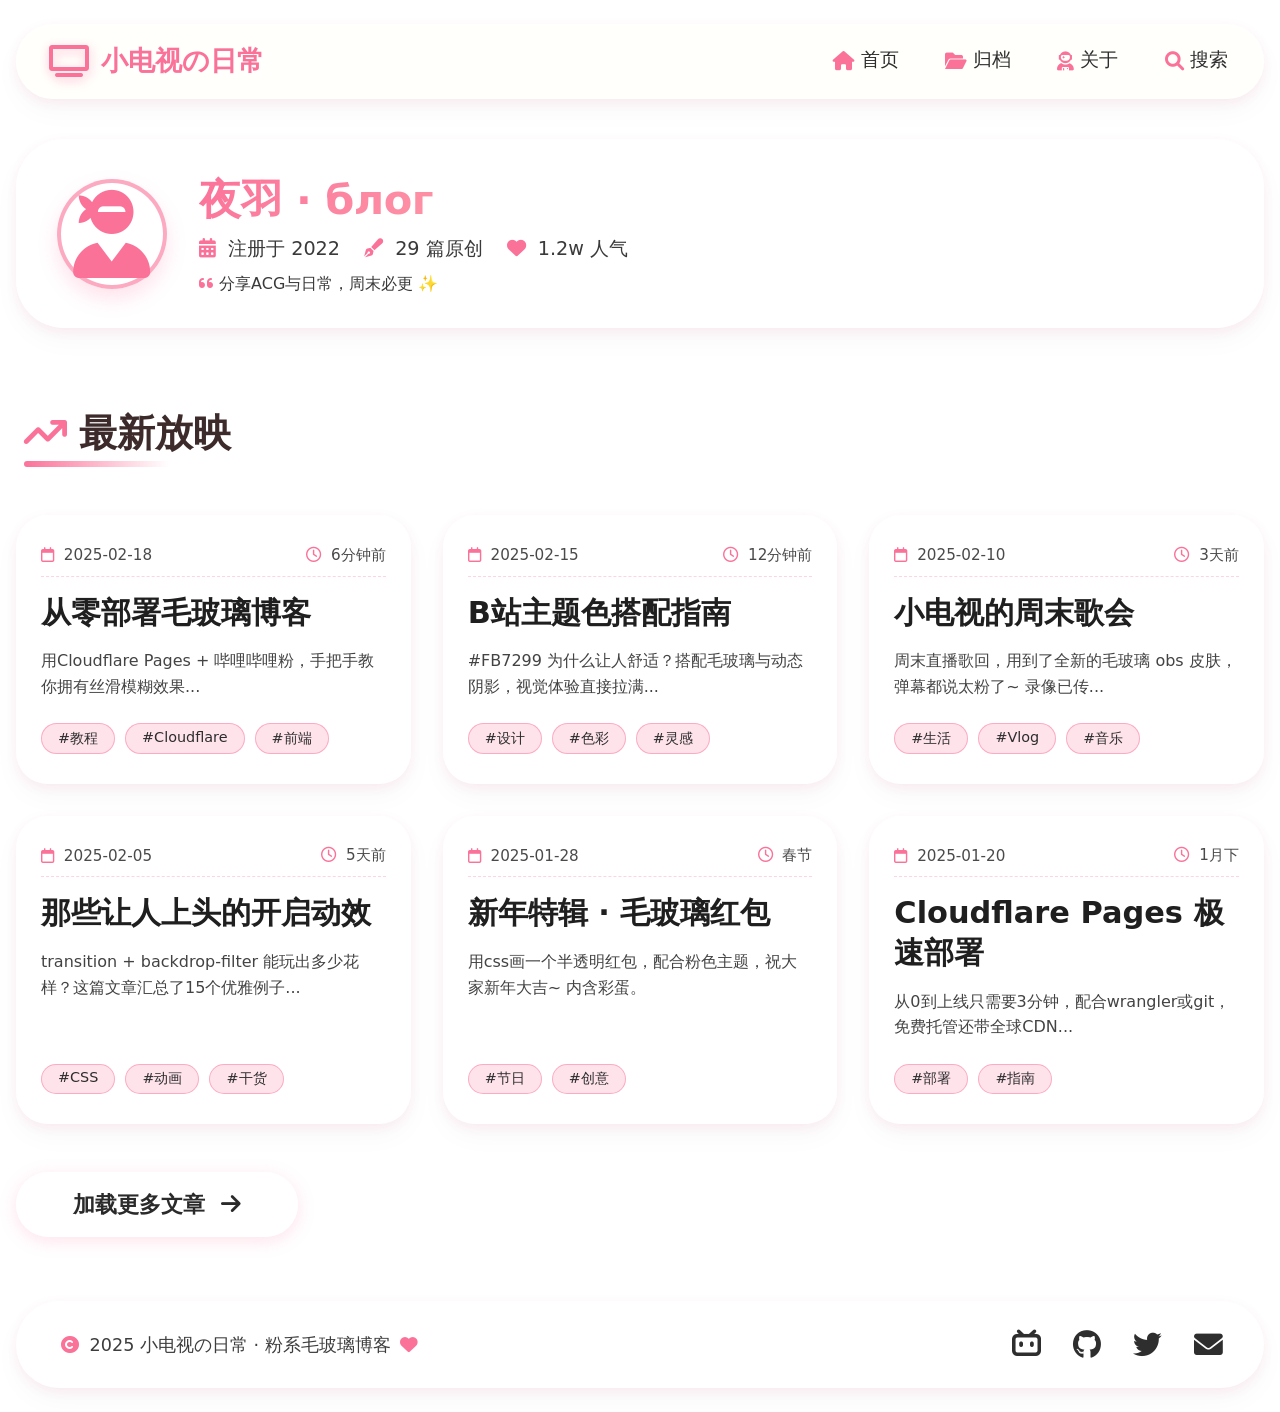
<file: blog.html>
<!DOCTYPE html>
<html lang="en">
<head>
  <meta charset="UTF-8">
  <meta name="viewport" content="width=device-width, initial-scale=1.0">
  <title>🌼 小电视の日常 · 哔哩哔哩风格博客</title>
  <!-- Font Awesome 6 (Cloudflare CDN, 保证快速) -->
  <link rel="stylesheet" href="https://cdnjs.cloudflare.com/ajax/libs/font-awesome/6.0.0-beta3/css/all.min.css">
  <style>
    /* 全局 reset 与 哔哩哔哩主色调 #FB7299 (粉) */
    * {
      margin: 0;
      padding: 0;
      box-sizing: border-box;
      font-family: 'Segoe UI', Roboto, 'Helvetica Neue', system-ui, sans-serif;
    }

    body {
      min-height: 100vh;
      background: linear-gradient(145deg, #ffe9f0 0%, #ffd9e5 100%);
      /* 增加微妙的噪点纹理，让毛玻璃背后更有细节 */
      background-image: radial-gradient(rgba(255, 255, 255, 0.3) 1px, transparent 1px);
      background-size: 30px 30px;
      display: flex;
      flex-direction: column;
      align-items: center;
      padding: 1.5rem 1rem;
      animation: bgGlow 8s infinite alternate ease-in-out;
    }

    @keyframes bgGlow {
      0% { filter: brightness(1); }
      100% { filter: brightness(1.02); }
    }

    /* 主容器 — 限制最大宽度，保留呼吸空间 */
    .blog-container {
      max-width: 1300px;
      width: 100%;
    }

    /* ---------- 毛玻璃基类 (动效+模糊) ---------- */
    .glass {
      background: rgba(255, 255, 255, 0.25);
      backdrop-filter: blur(12px) saturate(180%);
      -webkit-backdrop-filter: blur(12px) saturate(180%);
      border: 1px solid rgba(255, 255, 255, 0.35);
      border-radius: 32px;
      box-shadow: 0 12px 28px rgba(0, 0, 0, 0.03), 0 4px 12px rgba(251, 114, 153, 0.1);
      transition: all 0.3s cubic-bezier(0.2, 0.9, 0.4, 1);
    }

    .glass:hover {
      border-color: rgba(251, 114, 153, 0.5);
      box-shadow: 0 20px 32px rgba(251, 114, 153, 0.15);
      background: rgba(255, 255, 255, 0.35);
    }

    /* 导航栏 — 更紧凑的毛玻璃 */
    .navbar {
      display: flex;
      justify-content: space-between;
      align-items: center;
      padding: 0.9rem 2rem;
      margin-bottom: 2.5rem;
      background: rgba(255, 255, 255, 0.2);
      backdrop-filter: blur(14px) saturate(200%);
      border-radius: 60px;
      border: 1px solid rgba(255,255,255,0.5);
      animation: slideDown 0.7s ease-out;
    }

    @keyframes slideDown {
      0% { opacity: 0; transform: translateY(-30px); }
      100% { opacity: 1; transform: translateY(0); }
    }

    .logo {
      display: flex;
      align-items: center;
      gap: 12px;
      font-size: 1.7rem;
      font-weight: 700;
      color: #FB7299;  /* 主粉色 */
      text-shadow: 2px 2px 6px rgba(255, 255, 255, 0.7);
    }

    .logo i {
      font-size: 2rem;
      color: #FB7299;
      filter: drop-shadow(0 2px 4px rgba(251,114,153,0.4));
    }

    .nav-links {
      display: flex;
      gap: 2.5rem;
      align-items: center;
    }

    .nav-links a {
      text-decoration: none;
      color: #2e2e2e;
      font-weight: 520;
      font-size: 1.2rem;
      padding: 0.5rem 0.2rem;
      border-bottom: 2px solid transparent;
      transition: all 0.25s;
      display: flex;
      align-items: center;
      gap: 6px;
    }

    .nav-links a i {
      color: #FB7299;
      font-size: 1.2rem;
      transition: transform 0.2s;
    }

    .nav-links a:hover {
      color: #FB7299;
      border-bottom-color: #FB7299;
      transform: translateY(-2px);
    }

    .nav-links a:hover i {
      transform: scale(1.15) rotate(2deg);
    }

    /* 个人资料卡 (毛玻璃 + 动效) */
    .profile-card {
      display: flex;
      align-items: center;
      gap: 2rem;
      padding: 2rem 2.5rem;
      margin-bottom: 3rem;
      background: rgba(255, 255, 255, 0.22);
      backdrop-filter: blur(16px);
      border-radius: 48px;
      transform-origin: top;
      animation: floatIn 0.9s cubic-bezier(0.12, 0.71, 0.33, 1) 0.1s both;
    }

    @keyframes floatIn {
      0% { opacity: 0; transform: scale(0.95) translateY(30px); }
      100% { opacity: 1; transform: scale(1) translateY(0); }
    }

    .avatar {
      background: rgba(255, 255, 255, 0.5);
      border-radius: 50%;
      width: 110px;
      height: 110px;
      display: flex;
      align-items: center;
      justify-content: center;
      border: 4px solid rgba(251, 114, 153, 0.6);
      transition: all 0.3s;
      box-shadow: 0 10px 20px rgba(251,114,153,0.2);
    }

    .avatar i {
      font-size: 5.5rem;
      color: #FB7299;
      transition: transform 0.4s;
    }

    .avatar:hover i {
      transform: rotate(8deg) scale(1.05);
    }

    .profile-info h1 {
      font-size: 2.6rem;
      font-weight: 750;
      background: linear-gradient(130deg, #FB7299, #ffaaaf);
      -webkit-background-clip: text;
      background-clip: text;
      color: transparent;
      letter-spacing: -0.5px;
      margin-bottom: 8px;
    }

    .profile-info .bio {
      font-size: 1.2rem;
      color: #3a3a3a;
      display: flex;
      gap: 24px;
      flex-wrap: wrap;
    }

    .bio span i {
      color: #FB7299;
      margin-right: 6px;
    }

    /* 最新文章标题 */
    .section-title {
      font-size: 2.4rem;
      font-weight: 600;
      margin: 2rem 0 1.5rem 0.5rem;
      color: #3d2b2b;
      display: inline-block;
      position: relative;
      animation: slideIn 0.5s 0.2s both;
    }

    .section-title::after {
      content: '';
      position: absolute;
      bottom: -8px;
      left: 0;
      width: 70%;
      height: 6px;
      background: linear-gradient(90deg, #FB7299, transparent);
      border-radius: 12px;
    }

    /* 卡片网格 */
    .article-grid {
      display: grid;
      grid-template-columns: repeat(auto-fill, minmax(300px, 1fr));
      gap: 2rem;
      margin: 2rem 0 3rem;
    }

    /* 文章卡片 */
    .article-card {
      padding: 1.8rem 1.5rem;
      border-radius: 32px;
      background: rgba(255, 255, 255, 0.2);
      backdrop-filter: blur(14px);
      border: 1px solid rgba(255, 255, 255, 0.4);
      transition: all 0.35s ease;
      animation: cardAppear 0.6s backwards;
      display: flex;
      flex-direction: column;
      cursor: default;
    }

    .article-card:nth-child(1) { animation-delay: 0.1s; }
    .article-card:nth-child(2) { animation-delay: 0.2s; }
    .article-card:nth-child(3) { animation-delay: 0.3s; }
    .article-card:nth-child(4) { animation-delay: 0.4s; }
    .article-card:nth-child(5) { animation-delay: 0.5s; }
    .article-card:nth-child(6) { animation-delay: 0.6s; }

    @keyframes cardAppear {
      0% { opacity: 0; transform: translateY(40px) scale(0.97); }
      100% { opacity: 1; transform: translateY(0) scale(1); }
    }

    .article-card:hover {
      transform: translateY(-12px) scale(1.01);
      background: rgba(255, 255, 255, 0.35);
      border-color: #FB7299;
      box-shadow: 0 28px 38px -10px rgba(251, 114, 153, 0.3);
    }

    .card-meta {
      display: flex;
      justify-content: space-between;
      align-items: center;
      color: #4a4a4a;
      font-size: 0.95rem;
      margin-bottom: 1rem;
      border-bottom: 1px dashed rgba(251,114,153,0.3);
      padding-bottom: 10px;
    }

    .card-meta i {
      color: #FB7299;
      margin-right: 5px;
    }

    .card-title {
      font-size: 1.9rem;
      font-weight: 680;
      line-height: 1.3;
      margin-bottom: 1rem;
      color: #1f1f1f;
      transition: color 0.2s;
    }

    .article-card:hover .card-title {
      color: #FB7299;
    }

    .card-excerpt {
      color: #2f2f2f;
      line-height: 1.6;
      margin-bottom: 1.5rem;
      font-size: 1rem;
      opacity: 0.9;
    }

    .card-tags {
      display: flex;
      flex-wrap: wrap;
      gap: 10px;
      margin-top: auto;
    }

    .tag {
      background: rgba(251, 114, 153, 0.2);
      backdrop-filter: blur(4px);
      padding: 0.3rem 1rem;
      border-radius: 40px;
      font-size: 0.9rem;
      border: 1px solid rgba(251,114,153,0.5);
      color: #2d2d2d;
      transition: all 0.2s;
    }

    .tag:hover {
      background: #FB7299;
      color: white;
      border-color: #FB7299;
      transform: scale(1.05) translateY(-2px);
    }

    /* 加载更多按钮 (毛玻璃+动效) */
    .load-more {
      display: inline-flex;
      align-items: center;
      justify-content: center;
      gap: 1rem;
      padding: 1rem 3.5rem;
      margin: 0 auto 3rem;
      font-size: 1.4rem;
      font-weight: 600;
      color: #2a2a2a;
      background: rgba(255, 255, 255, 0.25);
      backdrop-filter: blur(16px);
      border-radius: 60px;
      border: 1px solid rgba(255,255,255,0.5);
      width: fit-content;
      cursor: pointer;
      transition: all 0.3s;
      box-shadow: 0 4px 18px rgba(251,114,153,0.2);
      animation: pulseGlow 2.5s infinite alternate;
    }

    @keyframes pulseGlow {
      0% { box-shadow: 0 4px 18px rgba(251,114,153,0.2); }
      100% { box-shadow: 0 8px 30px rgba(251,114,153,0.5); }
    }

    .load-more:hover {
      background: #FB7299;
      color: white;
      border-color: white;
      transform: scale(1.02) translateY(-3px);
      gap: 1.3rem;
    }

    .load-more i {
      transition: transform 0.3s;
    }

    .load-more:hover i {
      transform: translateX(8px) rotate(90deg);
    }

    /* 页脚 毛玻璃+社交图标 */
    .footer {
      display: flex;
      justify-content: space-between;
      align-items: center;
      padding: 1.6rem 2.5rem;
      border-radius: 60px;
      background: rgba(255, 255, 255, 0.18);
      backdrop-filter: blur(12px);
      margin-top: 1rem;
      border: 1px solid rgba(255,255,255,0.4);
      animation: fadeUp 0.8s 0.3s both;
    }

    @keyframes fadeUp {
      0% { opacity: 0; transform: translateY(20px); }
      100% { opacity: 1; transform: translateY(0); }
    }

    .social-links {
      display: flex;
      gap: 2rem;
    }

    .social-links a {
      color: #2e2e2e;
      font-size: 1.8rem;
      transition: all 0.2s;
    }

    .social-links a:hover {
      color: #FB7299;
      transform: scale(1.2) rotate(4deg);
    }

    .copyright {
      color: #3d3d3d;
      font-size: 1.1rem;
    }

    .copyright i {
      color: #FB7299;
      margin: 0 4px;
    }

    /* 响应式 */
    @media (max-width: 680px) {
      .navbar {
        flex-direction: column;
        gap: 1rem;
        padding: 1rem;
      }
      .nav-links {
        flex-wrap: wrap;
        justify-content: center;
        gap: 1.2rem;
      }
      .profile-card {
        flex-direction: column;
        text-align: center;
        padding: 1.8rem;
      }
      .profile-info .bio {
        justify-content: center;
      }
      .footer {
        flex-direction: column;
        gap: 1rem;
        text-align: center;
      }
      .article-grid {
        grid-template-columns: 1fr;
      }
    }

    /* 小点缀: 仿B站播放器小电视icon动画 */
    .bilibili-tv {
      animation: tvBounce 4s infinite ease-in-out;
      display: inline-block;
    }
    @keyframes tvBounce {
      0%,100%{ transform: translateY(0); }
      50%{ transform: translateY(-5px); }
    }

    /* 按钮点击动效 (模拟加载) */
    .load-more:active {
      transform: scale(0.98);
      background: rgba(251,114,153,0.7);
    }
  </style>
</head>
<body>
  <div class="blog-container">
    <!-- 导航栏 · 毛玻璃 + 粉色调 -->
    <nav class="navbar glass" style="background: rgba(255,255,240,0.2);">
      <div class="logo">
        <i class="fas fa-tv bilibili-tv" style="color: #FB7299;"></i>
        <span>小电视の日常</span>
      </div>
      <div class="nav-links">
        <a href="#"><i class="fas fa-house"></i> 首页</a>
        <a href="#"><i class="fas fa-folder-open"></i> 归档</a>
        <a href="#"><i class="fas fa-user-astronaut"></i> 关于</a>
        <a href="#"><i class="fas fa-magnifying-glass"></i> 搜索</a>
      </div>
    </nav>

    <!-- 个人资料卡 (毛玻璃 + 动效) -->
    <div class="profile-card glass">
      <div class="avatar">
        <i class="fas fa-user-ninja"></i>
      </div>
      <div class="profile-info">
        <h1>夜羽 ·  блог</h1>
        <div class="bio">
          <span><i class="fas fa-calendar-alt"></i> 注册于 2022</span>
          <span><i class="fas fa-pen-fancy"></i> 29 篇原创</span>
          <span><i class="fas fa-heart" style="color: #FB7299;"></i> 1.2w 人气</span>
        </div>
        <div style="margin-top: 12px; color:#393939;"><i class="fas fa-quote-left" style="color:#FB7299;"></i> 分享ACG与日常，周末必更 ✨</div>
      </div>
    </div>

    <!-- 文章区域 标题 + 卡片网格 -->
    <h2 class="section-title"><i class="fas fa-arrow-trend-up" style="color:#FB7299; margin-right: 12px;"></i>最新放映</h2>
    <div class="article-grid">
      <!-- 卡片 1 -->
      <article class="article-card glass">
        <div class="card-meta">
          <span><i class="far fa-calendar"></i> 2025-02-18</span>
          <span><i class="far fa-clock"></i> 6分钟前</span>
        </div>
        <h3 class="card-title">从零部署毛玻璃博客</h3>
        <p class="card-excerpt">用Cloudflare Pages + 哔哩哔哩粉，手把手教你拥有丝滑模糊效果... </p>
        <div class="card-tags">
          <span class="tag">#教程</span>
          <span class="tag">#Cloudflare</span>
          <span class="tag">#前端</span>
        </div>
      </article>
      <!-- 卡片 2 -->
      <article class="article-card glass">
        <div class="card-meta">
          <span><i class="far fa-calendar"></i> 2025-02-15</span>
          <span><i class="far fa-clock"></i> 12分钟前</span>
        </div>
        <h3 class="card-title">B站主题色搭配指南</h3>
        <p class="card-excerpt">#FB7299 为什么让人舒适？搭配毛玻璃与动态阴影，视觉体验直接拉满...</p>
        <div class="card-tags">
          <span class="tag">#设计</span>
          <span class="tag">#色彩</span>
          <span class="tag">#灵感</span>
        </div>
      </article>
      <!-- 卡片 3 -->
      <article class="article-card glass">
        <div class="card-meta">
          <span><i class="far fa-calendar"></i> 2025-02-10</span>
          <span><i class="far fa-clock"></i> 3天前</span>
        </div>
        <h3 class="card-title">小电视的周末歌会</h3>
        <p class="card-excerpt">周末直播歌回，用到了全新的毛玻璃 obs 皮肤，弹幕都说太粉了~ 录像已传...</p>
        <div class="card-tags">
          <span class="tag">#生活</span>
          <span class="tag">#Vlog</span>
          <span class="tag">#音乐</span>
        </div>
      </article>
      <!-- 卡片 4 -->
      <article class="article-card glass">
        <div class="card-meta">
          <span><i class="far fa-calendar"></i> 2025-02-05</span>
          <span><i class="far fa-clock"></i> 5天前</span>
        </div>
        <h3 class="card-title">那些让人上头的开启动效</h3>
        <p class="card-excerpt">transition + backdrop-filter 能玩出多少花样？这篇文章汇总了15个优雅例子...</p>
        <div class="card-tags">
          <span class="tag">#CSS</span>
          <span class="tag">#动画</span>
          <span class="tag">#干货</span>
        </div>
      </article>
      <!-- 卡片 5 增加密度 -->
      <article class="article-card glass">
        <div class="card-meta">
          <span><i class="far fa-calendar"></i> 2025-01-28</span>
          <span><i class="far fa-clock"></i> 春节</span>
        </div>
        <h3 class="card-title">新年特辑 · 毛玻璃红包</h3>
        <p class="card-excerpt">用css画一个半透明红包，配合粉色主题，祝大家新年大吉~ 内含彩蛋。</p>
        <div class="card-tags">
          <span class="tag">#节日</span>
          <span class="tag">#创意</span>
        </div>
      </article>
      <!-- 卡片 6 -->
      <article class="article-card glass">
        <div class="card-meta">
          <span><i class="far fa-calendar"></i> 2025-01-20</span>
          <span><i class="far fa-clock"></i> 1月下</span>
        </div>
        <h3 class="card-title">Cloudflare Pages 极速部署</h3>
        <p class="card-excerpt">从0到上线只需要3分钟，配合wrangler或git，免费托管还带全球CDN...</p>
        <div class="card-tags">
          <span class="tag">#部署</span>
          <span class="tag">#指南</span>
        </div>
      </article>
    </div>

    <!-- 加载更多按钮 · 附带模拟点击动效 -->
    <div class="load-more" onclick="alert('(◕‿◕) 已经是最新内容啦，期待下一篇吧～')">
      <span>加载更多文章</span>
      <i class="fas fa-arrow-right"></i>
    </div>

    <!-- 页脚 毛玻璃 + B站氛围 -->
    <footer class="footer glass">
      <div class="copyright">
        <i class="fas fa-copyright"></i> 2025 小电视の日常 · 粉系毛玻璃博客 
        <i class="fas fa-heart" style="color: #FB7299;"></i>
      </div>
      <div class="social-links">
        <a href="#"><i class="fab fa-bilibili"></i></a>
        <a href="#"><i class="fab fa-github"></i></a>
        <a href="#"><i class="fab fa-twitter"></i></a>
        <a href="#"><i class="fas fa-envelope"></i></a>
      </div>
    </footer>
  </div>

  <!-- 微小交互：模仿哔哩哔哩 logo 浮动 -->
  <script>
    (function() {
      // 加一点点趣味：所有卡片点击时小小的反馈 (保持流畅)
      const cards = document.querySelectorAll('.article-card');
      cards.forEach(card => {
        card.addEventListener('click', () => {
          // 仅仅模拟阅读体验，不跳转
          card.style.transform = 'scale(0.99)';
          setTimeout(() => {
            card.style.transform = '';
          }, 150);
        });
      });

      // 毛玻璃动态光效 (很轻微)
      console.log('✨ 博客已加载 · 主色调 #FB7299 · 毛玻璃全开');
    })();
  </script>

  <!-- 说明：本页面就是预览图，在浏览器打开即可看到完整粉色毛玻璃效果 -->
  <!-- 
    ==================== 预览图说明 ====================
    由于文本无法直接嵌入截图，您运行此 HTML 后看到的页面即为实际预览。
    特点：哔哩哔哩粉 (#FB7299) 贯穿始终，毛玻璃卡片、导航、页脚均带 backdrop-filter，
    卡片加载动画逐项弹出，hover 放大+变粉，整体流畅且适配移动端。
    ==================================================
  -->
</body>
</html>
</file>
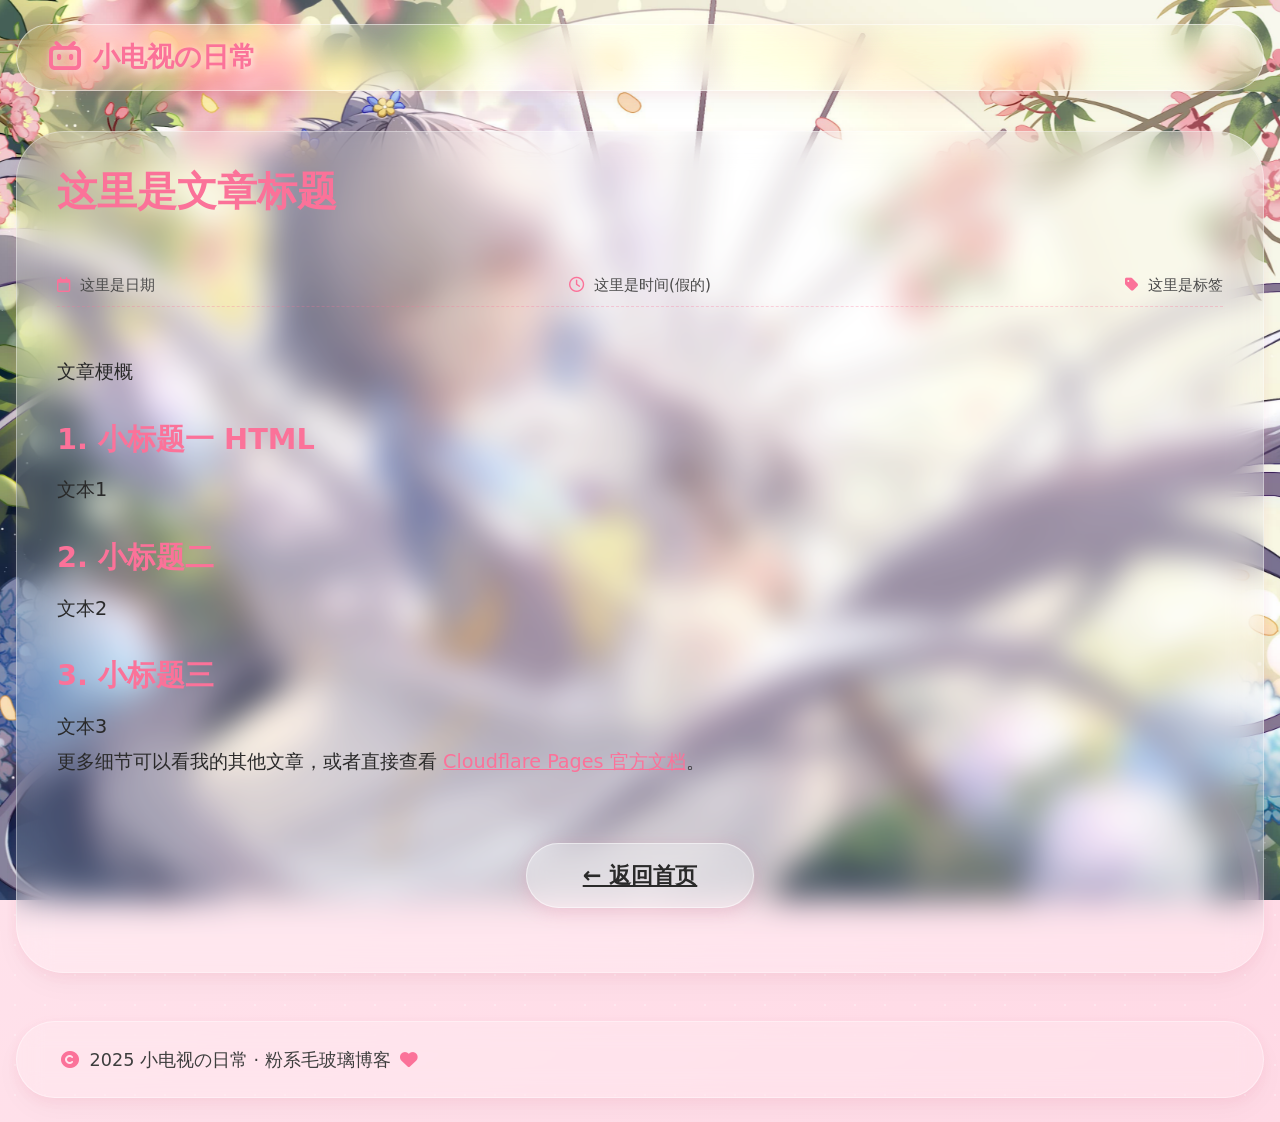
<file: post3.html>
<!DOCTYPE html>
<html lang="en">
<head>
    <meta charset="UTF-8">
    <meta name="viewport" content="width=device-width, initial-scale=1.0">
    <title>从零部署毛玻璃博客 · 小电视の日常</title>
    <link rel="stylesheet" href="https://cdnjs.cloudflare.com/ajax/libs/font-awesome/6.0.0-beta3/css/all.min.css">
    <link rel="stylesheet" href="style.css">
</head>
<body>
<div class="blog-container">
    <!-- 导航栏 (与 index.html 相同) -->
     <nav class="navbar glass" style="background: rgba(255,255,240,0.2);">
      <div class="logo">
        <i class="fab fa-bilibili"></i>
        <span>小电视の日常</span>
      </div>
     </nav>

    <!-- 文章详情 -->
    <div class="profile-card glass" style="flex-direction: column; align-items: flex-start;">
        <h1 style="font-size: 2.5rem; color: #FB7299; margin-bottom: 0.5rem;">这里是文章标题</h1>
        <div class="card-meta" style="margin: 1rem 0; width: 100%;">
            <span><i class="far fa-calendar"></i> 这里是日期</span>
            <span><i class="far fa-clock"></i> 这里是时间(假的)</span>
            <span><i class="fas fa-tag"></i> 这里是标签</span>
        </div>
        <div class="post-content" style="font-size: 1.2rem; line-height: 1.8; color: #2a2a2a;">
            <p>文章梗概</p>
            <h2 style="color: #FB7299; margin: 1.5rem 0 0.5rem;">1. 小标题一 HTML</h2>
            <p>文本1</p>
            <h2 style="color: #FB7299; margin: 1.5rem 0 0.5rem;">2. 小标题二</h2>
            <p>文本2</p>
            <h2 style="color: #FB7299; margin: 1.5rem 0 0.5rem;">3. 小标题三</h2>
            <p>文本3</p>
            <p>更多细节可以看我的其他文章，或者直接查看 <a href="https://developers.cloudflare.com/pages/" target="_blank" style="color: #FB7299;">Cloudflare Pages 官方文档</a>。</p>
        </div>
        <a href="index.html" class="load-more" style="margin: 2rem 0; align-self: center;">← 返回首页</a>
    </div>

    <!-- 页脚 (与 index.html 相同) -->
    <footer class="footer glass">
        <div class="copyright">
            <i class="fas fa-copyright"></i> 2025 小电视の日常 · 粉系毛玻璃博客
            <i class="fas fa-heart" style="color: #FB7299;"></i>
        </div>
    </footer>
</div>
</body>
</html>
</file>
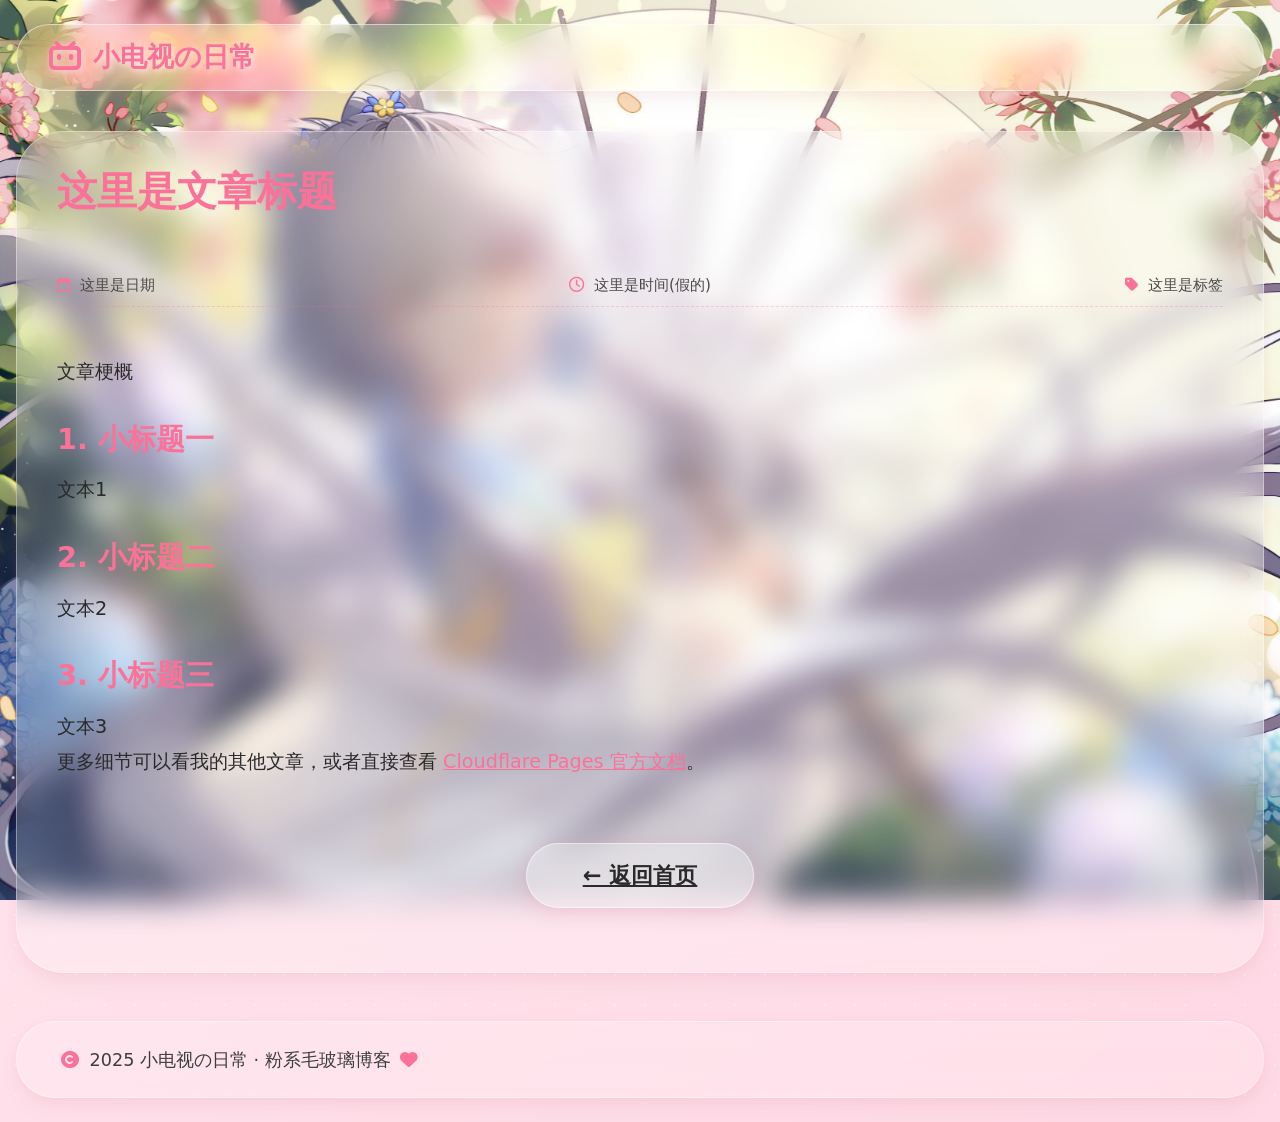
<file: post4.html>
<!DOCTYPE html>
<html lang="en">
<head>
    <meta charset="UTF-8">
    <meta name="viewport" content="width=device-width, initial-scale=1.0">
    <title>从零部署毛玻璃博客 · 小电视の日常</title>
    <link rel="stylesheet" href="https://cdnjs.cloudflare.com/ajax/libs/font-awesome/6.0.0-beta3/css/all.min.css">
    <link rel="stylesheet" href="style.css">
</head>
<body>
<div class="blog-container">
    <!-- 导航栏 (与 index.html 相同) -->
     <nav class="navbar glass" style="background: rgba(255,255,240,0.2);">
      <div class="logo">
        <i class="fab fa-bilibili"></i>
        <span>小电视の日常</span>
      </div>
     </nav>

    <!-- 文章详情 -->
    <div class="profile-card glass" style="flex-direction: column; align-items: flex-start;">
        <h1 style="font-size: 2.5rem; color: #FB7299; margin-bottom: 0.5rem;">这里是文章标题</h1>
        <div class="card-meta" style="margin: 1rem 0; width: 100%;">
            <span><i class="far fa-calendar"></i> 这里是日期</span>
            <span><i class="far fa-clock"></i> 这里是时间(假的)</span>
            <span><i class="fas fa-tag"></i> 这里是标签</span>
        </div>
        <div class="post-content" style="font-size: 1.2rem; line-height: 1.8; color: #2a2a2a;">
            <p>文章梗概</p>
            <h2 style="color: #FB7299; margin: 1.5rem 0 0.5rem;">1. 小标题一</h2>
            <p>文本1</p>
            <h2 style="color: #FB7299; margin: 1.5rem 0 0.5rem;">2. 小标题二</h2>
            <p>文本2</p>
            <h2 style="color: #FB7299; margin: 1.5rem 0 0.5rem;">3. 小标题三</h2>
            <p>文本3</p>
            <p>更多细节可以看我的其他文章，或者直接查看 <a href="https://developers.cloudflare.com/pages/" target="_blank" style="color: #FB7299;">Cloudflare Pages 官方文档</a>。</p>
        </div>
        <a href="index.html" class="load-more" style="margin: 2rem 0; align-self: center;">← 返回首页</a>
    </div>

    <!-- 页脚 (与 index.html 相同) -->
    <footer class="footer glass">
        <div class="copyright">
            <i class="fas fa-copyright"></i> 2025 小电视の日常 · 粉系毛玻璃博客
            <i class="fas fa-heart" style="color: #FB7299;"></i>
        </div>
    </footer>
</div>
</body>
</html>
</file>
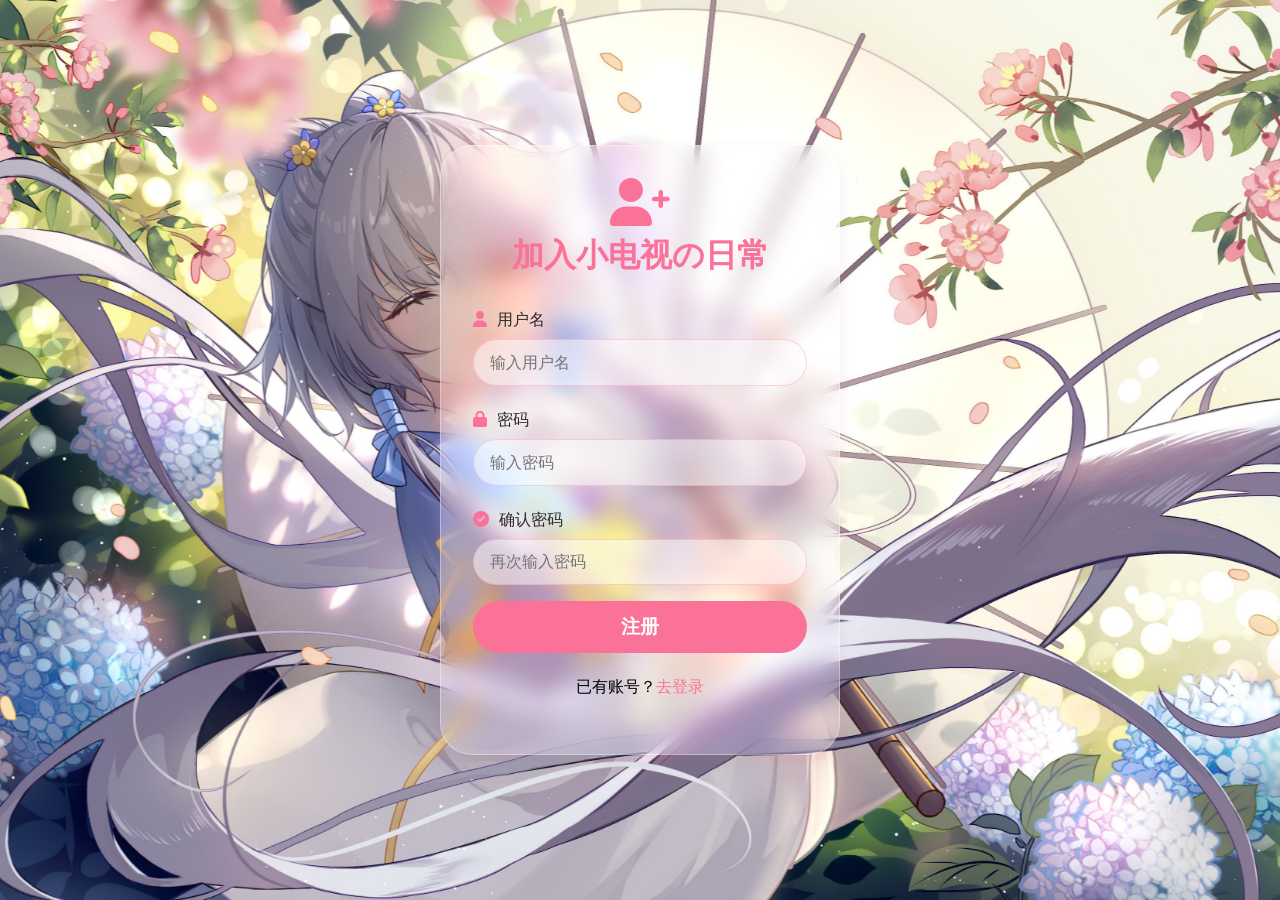
<file: register.html>
<!DOCTYPE html>
<html lang="zh">

<head>
    <meta charset="UTF-8">
    <meta name="viewport" content="width=device-width, initial-scale=1.0">
    <title>注册 · 小电视の日常</title>
    <link rel="stylesheet" href="https://cdnjs.cloudflare.com/ajax/libs/font-awesome/6.0.0-beta3/css/all.min.css">
    <link rel="stylesheet" href="style.css">
    <style>
        body {
            display: flex;
            align-items: center;
            justify-content: center;
            min-height: 100vh;
            padding: 1rem;
        }

        .register-container {
            max-width: 400px;
            width: 100%;
        }

        .register-card {
            padding: 2rem;
        }

        .register-title {
            text-align: center;
            margin-bottom: 2rem;
        }

        .register-title i {
            font-size: 3rem;
            color: #FB7299;
        }

        .register-title h1 {
            color: #FB7299;
            margin-top: 0.5rem;
        }

        .form-group {
            margin-bottom: 1.5rem;
        }

        label {
            display: block;
            margin-bottom: 0.5rem;
            color: #2a2a2a;
            font-weight: 500;
        }

        input {
            width: 100%;
            padding: 0.8rem 1rem;
            border: 1px solid rgba(251, 114, 153, 0.3);
            border-radius: 30px;
            background: rgba(255, 255, 255, 0.5);
            font-size: 1rem;
        }

        .btn-register {
            width: 100%;
            padding: 0.8rem;
            background: #FB7299;
            color: white;
            border: none;
            border-radius: 30px;
            font-size: 1.2rem;
            font-weight: 600;
            cursor: pointer;
            transition: all 0.2s;
            margin-top: 1rem;
        }

        .btn-register:hover {
            background: #ff8aa5;
            transform: translateY(-2px);
            box-shadow: 0 8px 15px rgba(251, 114, 153, 0.3);
        }

        .login-link {
            text-align: center;
            margin-top: 1.5rem;
        }

        .login-link a {
            color: #FB7299;
            text-decoration: none;
        }

        .message {
            margin-top: 1rem;
            padding: 0.8rem;
            border-radius: 30px;
            display: none;
            text-align: center;
        }

        .message.success {
            background: rgba(0, 200, 0, 0.15);
            border: 1px solid #2ecc71;
            color: #27ae60;
        }

        .message.error {
            background: rgba(255, 0, 0, 0.1);
            border: 1px solid #ff7d7d;
            color: #c0392b;
        }
    </style>
</head>

<body>
    <div class="register-container">
        <div class="register-card glass">
            <div class="register-title">
                <i class="fas fa-user-plus"></i>
                <h1>加入小电视の日常</h1>
            </div>
            <form id="registerForm">
                <div class="form-group">
                    <label><i class="fas fa-user" style="color:#FB7299; margin-right:0.3rem;"></i> 用户名</label>
                    <input type="text" id="username" name="username" placeholder="输入用户名" required>
                </div>
                <div class="form-group">
                    <label><i class="fas fa-lock" style="color:#FB7299; margin-right:0.3rem;"></i> 密码</label>
                    <input type="password" id="password" name="password" placeholder="输入密码" required>
                </div>
                <div class="form-group">
                    <label><i class="fas fa-check-circle" style="color:#FB7299; margin-right:0.3rem;"></i> 确认密码</label>
                    <input type="password" id="confirmPassword" name="confirmPassword" placeholder="再次输入密码" required>


                    <!-- 蜜罐字段：对用户隐藏 -->
                    <input type="text" name="honeypot" style="display:none" autocomplete="off" tabindex="-1">

                    <button type="submit" class="btn-register">注册</button>
                    <div class="login-link">
                        已有账号？<a href="/admin/login.html">去登录</a>
                    </div>
                    <div id="message" class="message"></div>
            </form>
        </div>
    </div>

    <script>
        // 获取 DOM 元素
        const form = document.getElementById('registerForm');
        const usernameInput = document.getElementById('username');
        const passwordInput = document.getElementById('password');
        const confirmInput = document.getElementById('confirmPassword');
        const messageDiv = document.getElementById('message');

        form.addEventListener('submit', async (e) => {
            e.preventDefault();
            const username = usernameInput.value.trim();
            const password = passwordInput.value;
            const confirm = confirmInput.value;
            if (!username || !password) {
                showMessage('用户名和密码不能为空', 'error');
                return;
            }

            if (password !== confirm) {
                alert('两次密码不一致');
                return;
            }


            // 发送注册请求
            const formData = new FormData(form);
            const data = Object.fromEntries(formData.entries());

            try {
                const res = await fetch('/api/register', {
                    method: 'POST',
                    headers: { 'Content-Type': 'application/json' },
                    body: JSON.stringify(data)
                });
                const result = await res.json();
                if (res.ok) {
                    showMessage('注册成功！正在跳转...', 'success');
                    setTimeout(() => {
                        window.location.href = '/admin/login.html';
                    }, 1500);
                } else {
                    showMessage(result.error || '注册失败', 'error');
                }
            } catch (err) {
                showMessage('网络错误', 'error');
            }
        });

        function showMessage(text, type) {
            messageDiv.textContent = text;
            messageDiv.className = `message ${type}`;
            messageDiv.style.display = 'block';
        }
    </script>
</body>

</html>
</file>
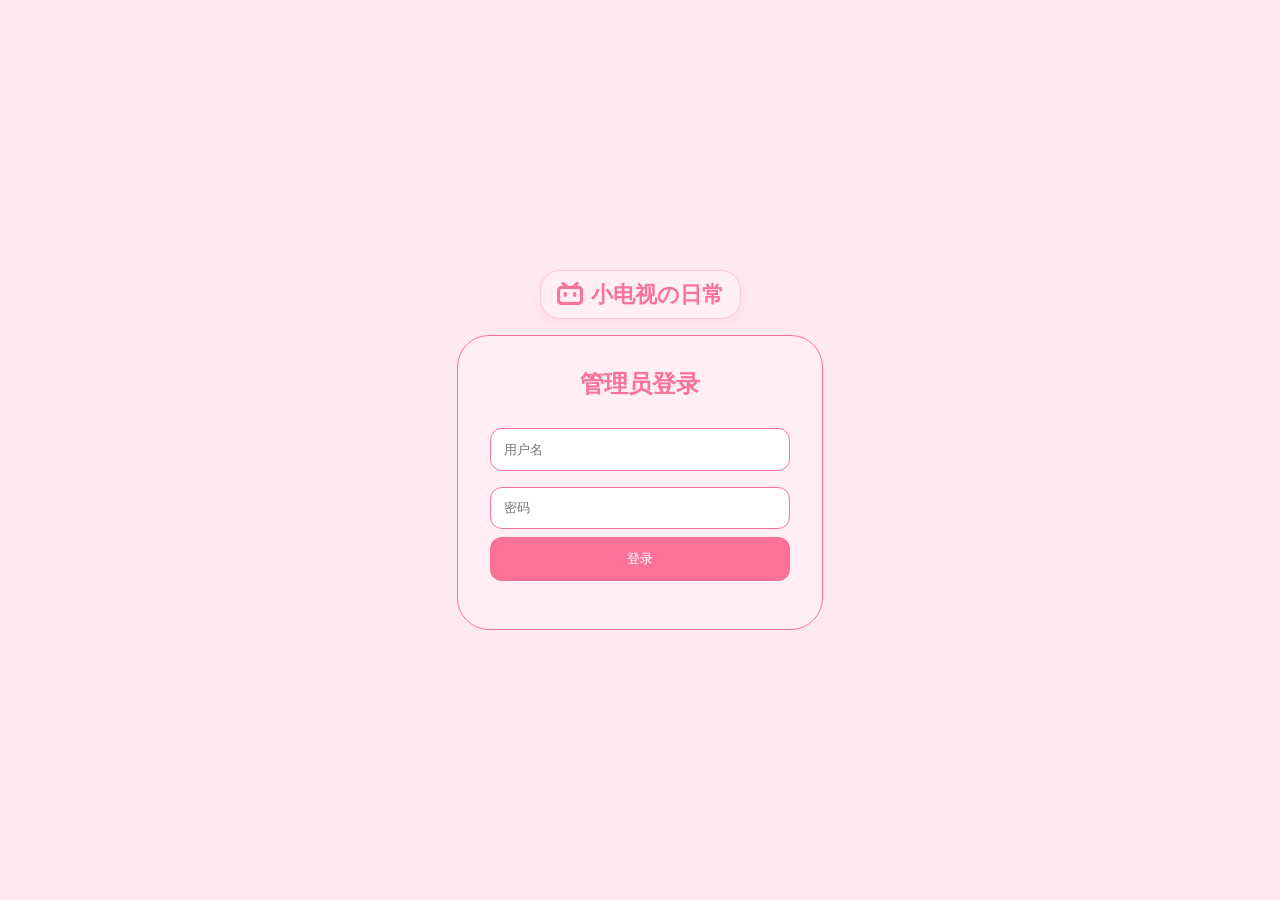
<file: admin/login.html>
<!DOCTYPE html>
<html>

<head>
    <meta charset="UTF-8">
    <meta name="viewport" content="width=device-width, initial-scale=1.0">
    <title>管理员登录</title>
    <link rel="stylesheet" href="https://cdnjs.cloudflare.com/ajax/libs/font-awesome/6.0.0-beta3/css/all.min.css">
    <style>
        body {
            background: #ffe9f0;
            display: flex;
            flex-direction: column;
            justify-content: center;
            align-items: center;
            height: 100vh;
            margin: 0;
        }

        .login-box {
            background: rgba(255, 255, 255, 0.25);
            backdrop-filter: blur(12px);
            border-radius: 32px;
            padding: 2rem;
            width: 300px;
            border: 1px solid #FB7299;
            margin-top: 1rem;
        }

        h2 {
            color: #FB7299;
            text-align: center;
            margin-top: 0;
        }

        input {
            width: 100%;
            padding: 0.8rem;
            margin: 0.5rem 0;
            box-sizing: border-box;
            border: 1px solid #FB7299;
            border-radius: 12px;
        }

        button {
            width: 100%;
            padding: 0.8rem;
            background: #FB7299;
            color: white;
            border: none;
            border-radius: 12px;
            cursor: pointer;
        }

        .error {
            color: red;
            text-align: center;
        }
    </style>
</head>

<body>
    <!-- 返回主页按钮 -->
    <a href="../index.html"
        style="text-decoration: none; display: flex; align-items: center; gap: 8px; font-size: 1.4rem; font-weight: 700; color: #FB7299; background: rgba(255, 255, 255, 0.3); backdrop-filter: blur(8px); padding: 8px 16px; border-radius: 20px; border: 1px solid rgba(251, 114, 153, 0.3); transition: all 0.3s; box-shadow: 0 4px 12px rgba(251, 114, 153, 0.1);">
        <i class="fab fa-bilibili" style="font-size: 1.6rem;"></i>
        <span>小电视の日常</span>
    </a>
    <div class="login-box">
        <h2>管理员登录</h2>
        <form id="loginForm">
            <input type="text" id="username" placeholder="用户名" required>
            <input type="password" id="password" placeholder="密码" required>
            <button type="submit">登录</button>
            <p class="error" id="errorMsg"></p>
        </form>
    </div>
    <script>
        document.getElementById('loginForm').addEventListener('submit', async (e) => {
            e.preventDefault();
            const username = document.getElementById('username').value;
            const password = document.getElementById('password').value;
            const errorMsg = document.getElementById('errorMsg');

            try {
                const res = await fetch('/api/login', {
                    method: 'POST',
                    headers: { 'Content-Type': 'application/json' },
                    body: JSON.stringify({ username, password })
                });
                const data = await res.json();
                if (res.ok) {
                    window.location.replace('/admin.html');
                } else {
                    errorMsg.textContent = data.error || '登录失败';
                }
            } catch (err) {
                errorMsg.textContent = '网络错误，请重试';
            }
        });
    </script>
</body>

</html>
</file>
<file: style.css>
/* ========== 全局重置与主色调 ========== */
* {
  margin: 0;
  padding: 0;
  box-sizing: border-box;
  font-family: 'Segoe UI', Roboto, 'Helvetica Neue', system-ui, sans-serif;
}

body {
  position: relative;
  min-height: 100vh;
  background:
    radial-gradient(rgba(255, 255, 255, 0.3) 1px, transparent 1px),
    linear-gradient(145deg, #ffe9f0 0%, #ffd9e5 100%);
  background-size: 30px 30px, auto;
  display: flex;
  flex-direction: column;
  align-items: center;
  padding: 1.5rem 1rem;
  animation: bgGlow 8s infinite alternate ease-in-out;
}

body::before {
  content: '';
  position: fixed;
  top: 0;
  left: 0;
  width: 100%;
  height: 100%;
  background: url('images/wallpaper-desktop.jpg') no-repeat center center fixed;
  background-size: cover;
  z-index: -1;
}

@keyframes bgGlow {
  0% {
    filter: brightness(1);
  }

  100% {
    filter: brightness(1.02);
  }
}

/* 主容器 */
.blog-container {
  max-width: 1300px;
  width: 100%;
}

/* ========== 毛玻璃基类 ========== */
.glass {
  background: rgba(255, 255, 255, 0.25);
  backdrop-filter: blur(12px) saturate(180%);
  -webkit-backdrop-filter: blur(12px) saturate(180%);
  border: 1px solid rgba(255, 255, 255, 0.35);
  border-radius: 32px;
  box-shadow: 0 12px 28px rgba(0, 0, 0, 0.03), 0 4px 12px rgba(251, 114, 153, 0.1);
  transition: all 0.3s cubic-bezier(0.2, 0.9, 0.4, 1);
}

.glass:hover {
  border-color: rgba(251, 114, 153, 0.5);
  box-shadow: 0 20px 32px rgba(251, 114, 153, 0.15);
  background: rgba(255, 255, 255, 0.35);
}

/* ========== 导航栏 ========== */
.navbar {
  display: flex;
  justify-content: flex-start;
  align-items: center;
  gap: 2.5rem;
  padding: 0.9rem 2rem;
  margin-bottom: 2.5rem;
  background: rgba(255, 255, 255, 0.2);
  backdrop-filter: blur(14px) saturate(200%);
  border-radius: 60px;
  border: 1px solid rgba(255, 255, 255, 0.5);
  animation: slideDown 0.7s ease-out;
}

@keyframes slideDown {
  0% {
    opacity: 0;
    transform: translateY(-30px);
  }

  100% {
    opacity: 1;
    transform: translateY(0);
  }
}

.logo {
  display: flex;
  align-items: center;
  gap: 12px;
  font-size: 1.7rem;
  font-weight: 700;
  color: #FB7299;
  text-shadow: 2px 2px 6px rgba(255, 255, 255, 0.7);
  cursor: pointer;
}

.logo i {
  font-size: 2rem;
  color: #FB7299;
  filter: drop-shadow(0 2px 4px rgba(251, 114, 153, 0.4));
}

.nav-links {
  display: flex;
  gap: 2.5rem;
  align-items: center;
  margin-left: auto;
}

.nav-links a {
  text-decoration: none;
  color: #2e2e2e;
  font-weight: 520;
  font-size: 1.2rem;
  padding: 0.5rem 0.2rem;
  border-bottom: 2px solid transparent;
  transition: all 0.25s;
  display: flex;
  align-items: center;
  gap: 6px;
}

.nav-links a i {
  color: #FB7299;
  font-size: 1.2rem;
  transition: transform 0.2s;
}

.nav-links a:hover {
  color: #FB7299;
  border-bottom-color: #FB7299;
  transform: translateY(-2px);
}

.nav-links a:hover i {
  transform: scale(1.15) rotate(2deg);
}

/* ========== 个人资料卡 ========== */
.profile-card {
  display: flex;
  align-items: center;
  gap: 2rem;
  padding: 2rem 2.5rem;
  margin-bottom: 3rem;
  background: rgba(255, 255, 255, 0.22);
  backdrop-filter: blur(16px);
  border-radius: 48px;
  transform-origin: top;
  animation: floatIn 0.9s cubic-bezier(0.12, 0.71, 0.33, 1) 0.1s both;
}

@keyframes floatIn {
  0% {
    opacity: 0;
    transform: scale(0.95) translateY(30px);
  }

  100% {
    opacity: 1;
    transform: scale(1) translateY(0);
  }
}

.avatar {
  background: rgba(255, 255, 255, 0.5);
  border-radius: 50%;
  width: 110px;
  height: 110px;
  display: flex;
  align-items: center;
  justify-content: center;
  border: 4px solid rgba(251, 114, 153, 0.6);
  transition: all 0.3s;
  box-shadow: 0 10px 20px rgba(251, 114, 153, 0.2);
}

.avatar i {
  font-size: 5.5rem;
  color: #FB7299;
  transition: transform 0.4s;
}

.avatar:hover i {
  transform: rotate(8deg) scale(1.05);
}

.profile-info h1 {
  font-size: 2.6rem;
  font-weight: 750;
  background: linear-gradient(130deg, #FB7299, #ffaaaf);
  -webkit-background-clip: text;
  background-clip: text;
  color: transparent;
  letter-spacing: -0.5px;
  margin-bottom: 8px;
}

.profile-info .bio {
  font-size: 1.2rem;
  color: #3a3a3a;
  display: flex;
  gap: 24px;
  flex-wrap: wrap;
}

.bio span i {
  color: #FB7299;
  margin-right: 6px;
}

/* ========== 文章标题 ========== */
.section-title {
  font-size: 2.4rem;
  font-weight: 600;
  margin: 2rem 0 1.5rem 0.5rem;
  color: #3d2b2b;
  display: inline-block;
  position: relative;
  animation: slideIn 0.5s 0.2s both;
}

.section-title::after {
  content: '';
  position: absolute;
  bottom: -8px;
  left: 0;
  width: 70%;
  height: 6px;
  background: linear-gradient(90deg, #FB7299, transparent);
  border-radius: 12px;
}

/* ========== 文章卡片网格 ========== */
.article-grid {
  display: grid;
  grid-template-columns: repeat(auto-fill, minmax(300px, 1fr));
  gap: 2rem;
  margin: 2rem 0 3rem;
}

.article-card {
  padding: 1.8rem 1.5rem;
  border-radius: 32px;
  background: rgba(255, 255, 255, 0.2);
  backdrop-filter: blur(14px);
  border: 1px solid rgba(255, 255, 255, 0.4);
  transition: all 0.35s ease;
  animation: cardAppear 0.6s backwards;
  display: flex;
  flex-direction: column;
  cursor: default;
}

.article-card:nth-child(1) {
  animation-delay: 0.1s;
}

.article-card:nth-child(2) {
  animation-delay: 0.2s;
}

.article-card:nth-child(3) {
  animation-delay: 0.3s;
}

.article-card:nth-child(4) {
  animation-delay: 0.4s;
}

.article-card:nth-child(5) {
  animation-delay: 0.5s;
}

.article-card:nth-child(6) {
  animation-delay: 0.6s;
}

@keyframes cardAppear {
  0% {
    opacity: 0;
    transform: translateY(40px) scale(0.97);
  }

  100% {
    opacity: 1;
    transform: translateY(0) scale(1);
  }
}

.article-card:hover {
  transform: translateY(-12px) scale(1.01);
  background: rgba(255, 255, 255, 0.35);
  border-color: #FB7299;
  box-shadow: 0 28px 38px -10px rgba(251, 114, 153, 0.3);
}

.card-meta {
  display: flex;
  justify-content: space-between;
  align-items: center;
  flex-wrap: wrap;
  gap: 0.5rem;
  margin-bottom: 1rem;
  color: #4a4a4a;
  font-size: 0.95rem;
  border-bottom: 1px dashed rgba(251, 114, 153, 0.3);
  padding-bottom: 10px;
}

.card-meta i {
  color: #FB7299;
  margin-right: 5px;
}

.card-title {
  font-size: 1.9rem;
  font-weight: 680;
  line-height: 1.3;
  margin-bottom: 1rem;
  color: #1f1f1f;
  transition: color 0.2s;
}

.article-card:hover .card-title {
  color: #FB7299;
}

.card-excerpt {
  color: #2f2f2f;
  line-height: 1.6;
  margin-bottom: 1.5rem;
  font-size: 1rem;
  opacity: 0.9;
}

.card-date {
  white-space: nowrap;
}

.card-author {
  max-width: 150px;
  overflow: hidden;
  text-overflow: ellipsis;
  white-space: nowrap;
  display: inline-flex;
  align-items: center;
  gap: 0.3rem;
}

.card-tags {
  display: flex;
  flex-wrap: wrap;
  gap: 10px;
  margin-top: auto;
}

.tag {
  background: rgba(251, 114, 153, 0.2);
  backdrop-filter: blur(4px);
  padding: 0.3rem 1rem;
  border-radius: 40px;
  font-size: 0.9rem;
  border: 1px solid rgba(251, 114, 153, 0.5);
  color: #2d2d2d;
  transition: all 0.2s;
}

.tag:hover {
  background: #FB7299;
  color: white;
  border-color: #FB7299;
  transform: scale(1.05) translateY(-2px);
}

/* ========== 加载更多按钮 ========== */
.load-more {
  display: inline-flex;
  align-items: center;
  justify-content: center;
  gap: 1rem;
  padding: 1rem 3.5rem;
  margin: 0 auto 3rem;
  font-size: 1.4rem;
  font-weight: 600;
  color: #2a2a2a;
  background: rgba(255, 255, 255, 0.25);
  backdrop-filter: blur(16px);
  border-radius: 60px;
  border: 1px solid rgba(255, 255, 255, 0.5);
  width: fit-content;
  cursor: pointer;
  transition: all 0.3s;
  box-shadow: 0 4px 18px rgba(251, 114, 153, 0.2);
  animation: pulseGlow 2.5s infinite alternate;
}

@keyframes pulseGlow {
  0% {
    box-shadow: 0 4px 18px rgba(251, 114, 153, 0.2);
  }

  100% {
    box-shadow: 0 8px 30px rgba(251, 114, 153, 0.5);
  }
}

.load-more:hover {
  background: #FB7299;
  color: white;
  border-color: white;
  transform: scale(1.02) translateY(-3px);
  gap: 1.3rem;
}

.load-more i {
  transition: transform 0.3s;
}

.load-more:hover i {
  transform: translateX(8px) rotate(90deg);
}

.load-more:active {
  transform: scale(0.98);
  background: rgba(251, 114, 153, 0.7);
}

/* ========== 页脚 ========== */
.footer {
  display: flex;
  justify-content: space-between;
  align-items: center;
  padding: 1.6rem 2.5rem;
  border-radius: 60px;
  background: rgba(255, 255, 255, 0.18);
  backdrop-filter: blur(12px);
  margin-top: 1rem;
  border: 1px solid rgba(255, 255, 255, 0.4);
  animation: fadeUp 0.8s 0.3s both;
}

@keyframes fadeUp {
  0% {
    opacity: 0;
    transform: translateY(20px);
  }

  100% {
    opacity: 1;
    transform: translateY(0);
  }
}

.social-links {
  display: flex;
  gap: 2rem;
}

.social-links a {
  color: #2e2e2e;
  font-size: 1.8rem;
  transition: all 0.2s;
}

.social-links a:hover {
  color: #FB7299;
  transform: scale(1.2) rotate(4deg);
}

.copyright {
  color: #3d3d3d;
  font-size: 1.1rem;
}

.copyright i {
  color: #FB7299;
  margin: 0 4px;
}

/* ========== 作者列表页 ========== */
.authors-grid {
  display: grid;
  grid-template-columns: repeat(auto-fill, minmax(260px, 1fr));
  gap: 2rem;
  margin: 2rem 0 3rem;
}

.author-card {
  padding: 2rem;
  text-align: center;
  transition: all 0.3s ease;
}

.author-card:hover {
  transform: translateY(-8px) scale(1.02);
}

.author-avatar {
  width: 120px;
  height: 120px;
  margin: 0 auto 1.5rem;
  background: rgba(251, 114, 153, 0.2);
  border-radius: 50%;
  display: flex;
  align-items: center;
  justify-content: center;
  border: 3px solid rgba(251, 114, 153, 0.5);
  overflow: hidden;
}

.author-avatar i {
  font-size: 4rem;
  color: #FB7299;
  line-height: 1;
}

.author-name {
  font-size: 2rem;
  font-weight: 600;
  color: #FB7299;
  margin-bottom: 0.5rem;
  word-break: break-word;
  overflow-wrap: break-word;
  max-width: 100%;
  line-height: 1.3;
}

.author-stats {
  font-size: 1.1rem;
  color: #555;
}

.author-stats i {
  color: #FB7299;
  margin-right: 0.3rem;
}

.author-card a {
  display: inline-block;
  margin-top: 1rem;
  padding: 0.5rem 1.5rem;
  background: rgba(251, 114, 153, 0.2);
  border-radius: 30px;
  color: #FB7299;
  text-decoration: none;
  transition: all 0.2s;
}

.author-card a:hover {
  background: #FB7299;
  color: white;
}

/* ========== 作者详情页 ========== */
.author-info-container {
  display: flex;
  align-items: center;
  gap: 2rem;
  width: 100%;
  flex-wrap: wrap;
}

.author-info-avatar {
  width: 100px;
  height: 100px;
  background: rgba(251, 114, 153, 0.2);
  border-radius: 50%;
  border: 3px solid #FB7299;
  display: flex;
  align-items: center;
  justify-content: center;
  flex-shrink: 0;
  overflow: hidden;
}

.author-info-avatar i {
  font-size: 5rem;
  color: #FB7299;
  line-height: 1;
}

.author-info-details {
  flex: 1;
  min-width: 0;
  word-break: break-word;
}

.author-profile-name {
  font-size: 2.5rem;
  color: #FB7299;
  margin-bottom: 0.5rem;
  line-height: 1.3;
  word-break: break-word;
  overflow-wrap: break-word;
  max-width: 100%;
}

.author-profile-stats {
  font-size: 1.2rem;
  color: #444;
  word-break: break-word;
}

/* ========== 侧边栏 ========== */
.sidebar {
  position: fixed;
  top: 0;
  left: 0;
  width: 280px;
  height: 100vh;
  background: rgba(255, 255, 255, 0.6);
  backdrop-filter: blur(16px) saturate(180%);
  -webkit-backdrop-filter: blur(16px) saturate(180%);
  border-right: 1px solid rgba(251, 114, 153, 0.3);
  box-shadow: 4px 0 20px rgba(0, 0, 0, 0.05);
  z-index: 1000;
  transform: translateX(-100%);
  transition: transform 0.3s cubic-bezier(0.4, 0, 0.2, 1);
  display: flex;
  flex-direction: column;
  padding: 1.5rem 1rem;
  color: #2a2a2a;
}

.sidebar.open {
  transform: translateX(0);
}

.sidebar-header {
  display: flex;
  justify-content: space-between;
  align-items: center;
  margin-bottom: 2rem;
  padding-bottom: 0.5rem;
  border-bottom: 1px solid rgba(251, 114, 153, 0.3);
}

.sidebar-title {
  font-size: 1.5rem;
  font-weight: 600;
  color: #FB7299;
}

.close-btn {
  background: none;
  border: none;
  font-size: 1.5rem;
  color: #FB7299;
  cursor: pointer;
  transition: transform 0.2s;
  width: 36px;
  height: 36px;
  border-radius: 50%;
  display: flex;
  align-items: center;
  justify-content: center;
}

.close-btn:hover {
  background: rgba(251, 114, 153, 0.2);
  transform: rotate(90deg);
}

.sidebar-menu {
  list-style: none;
  padding: 0;
  flex: 1;
}

.sidebar-menu li {
  margin-bottom: 0.5rem;
}

.sidebar-menu a {
  display: flex;
  align-items: center;
  gap: 12px;
  padding: 0.8rem 1rem;
  border-radius: 30px;
  color: #2a2a2a;
  text-decoration: none;
  font-size: 1.1rem;
  transition: all 0.25s;
  background: rgba(255, 255, 255, 0.1);
  border: 1px solid transparent;
}

.sidebar-menu a:hover {
  background: rgba(251, 114, 153, 0.15);
  border-color: rgba(251, 114, 153, 0.3);
  transform: translateX(6px);
  color: #FB7299;
}

.sidebar-menu i {
  width: 24px;
  color: #FB7299;
  font-size: 1.2rem;
}

.sidebar-footer {
  padding-top: 1rem;
  border-top: 1px solid rgba(251, 114, 153, 0.3);
  font-size: 0.9rem;
  text-align: center;
  color: #5a5a5a;
}

.overlay {
  position: fixed;
  top: 0;
  left: 0;
  width: 100%;
  height: 100%;
  background: rgba(0, 0, 0, 0.2);
  backdrop-filter: blur(2px);
  z-index: 999;
  opacity: 0;
  visibility: hidden;
  transition: opacity 0.3s, visibility 0.3s;
}

.overlay.active {
  opacity: 1;
  visibility: visible;
}

/* ========== 移动端适配（统一整理） ========== */
@media (max-width: 768px) {
  body::before {
    background-image: url('images/wallpaper-mobile.jpg');
    background-position: center top;
  }

  /* 文章内容移动端优化 */
  .post-content {
    word-break: break-word;
    overflow-wrap: break-word;
    padding: 0 1rem;
    text-align: left;
  }

  .post-content h1 {
    font-size: 1.8rem;
  }

  .post-content h2 {
    font-size: 1.5rem;
  }

  .post-content h3 {
    font-size: 1.3rem;
  }

  .post-content p,
  .post-content li {
    font-size: 1rem;
    line-height: 1.6;
    word-break: break-word;
  }

  .post-content pre {
    white-space: pre-wrap;
    font-size: 0.9rem;
    padding: 1rem;
    overflow-x: auto;
    max-width: 100%;
    box-sizing: border-box;
  }

  .post-content code {
    word-break: break-all;
    font-size: 0.9rem;
  }

  .post-content table {
    display: block;
    overflow-x: auto;
    white-space: nowrap;
    max-width: 100%;
    border-collapse: collapse;
  }

  .post-content th,
  .post-content td {
    padding: 0.5rem;
    border: 1px solid rgba(251, 114, 153, 0.3);
    word-break: normal;
  }

  .post-content img {
    max-width: 100%;
    height: auto;
    display: block;
    margin: 1rem auto;
  }

  .post-content blockquote {
    margin: 1rem 0;
    padding: 0.5rem 1rem;
    background: rgba(251, 114, 153, 0.1);
    border-left: 4px solid #FB7299;
    word-break: break-word;
  }

  .post-content a {
    word-break: break-all;
    color: #FB7299;
  }

  .post-content .math {
    overflow-x: auto;
    overflow-y: hidden;
    padding: 0.5rem 0;
  }

  /* 作者详情页移动端优化 */
  .author-info-avatar {
    width: 80px;
    height: 80px;
  }

  .author-info-avatar i {
    font-size: 4rem;
  }

  .author-profile-name {
    font-size: 1.8rem;
  }

  .author-card {
    padding: 1.5rem;
  }

  .author-profile-stats {
    font-size: 1rem;
  }

  .author-info-details {
    min-width: 0;
  }

  .author-info-container {
    gap: 1rem;
  }
}

@media (max-width: 680px) {
  .navbar {
    flex-direction: column;
    gap: 1rem;
    padding: 1rem;
  }

  .nav-links {
    display: none;
    /* 侧边栏代替导航 */
  }

  .sidebar {
    width: 240px;
  }

  .profile-card {
    flex-direction: column;
    text-align: center;
    padding: 1.8rem;
  }

  .profile-info .bio {
    justify-content: center;
  }

  .footer {
    flex-direction: column;
    gap: 1rem;
    text-align: center;
  }

  .article-grid {
    grid-template-columns: 1fr;
  }
}

@media (max-width: 480px) {
  .card-meta {
    flex-direction: column;
    align-items: flex-start;
  }

  .card-author {
    max-width: 100%;
    white-space: normal;
    overflow: visible;
    text-overflow: clip;
    word-break: break-word;
  }
}

/* ========== 小电视动画 ========== */
.bilibili-tv {
  animation: tvBounce 4s infinite ease-in-out;
  display: inline-block;
}

@keyframes tvBounce {

  0%,
  100% {
    transform: translateY(0);
  }

  50% {
    transform: translateY(-5px);
  }
}
</file>
